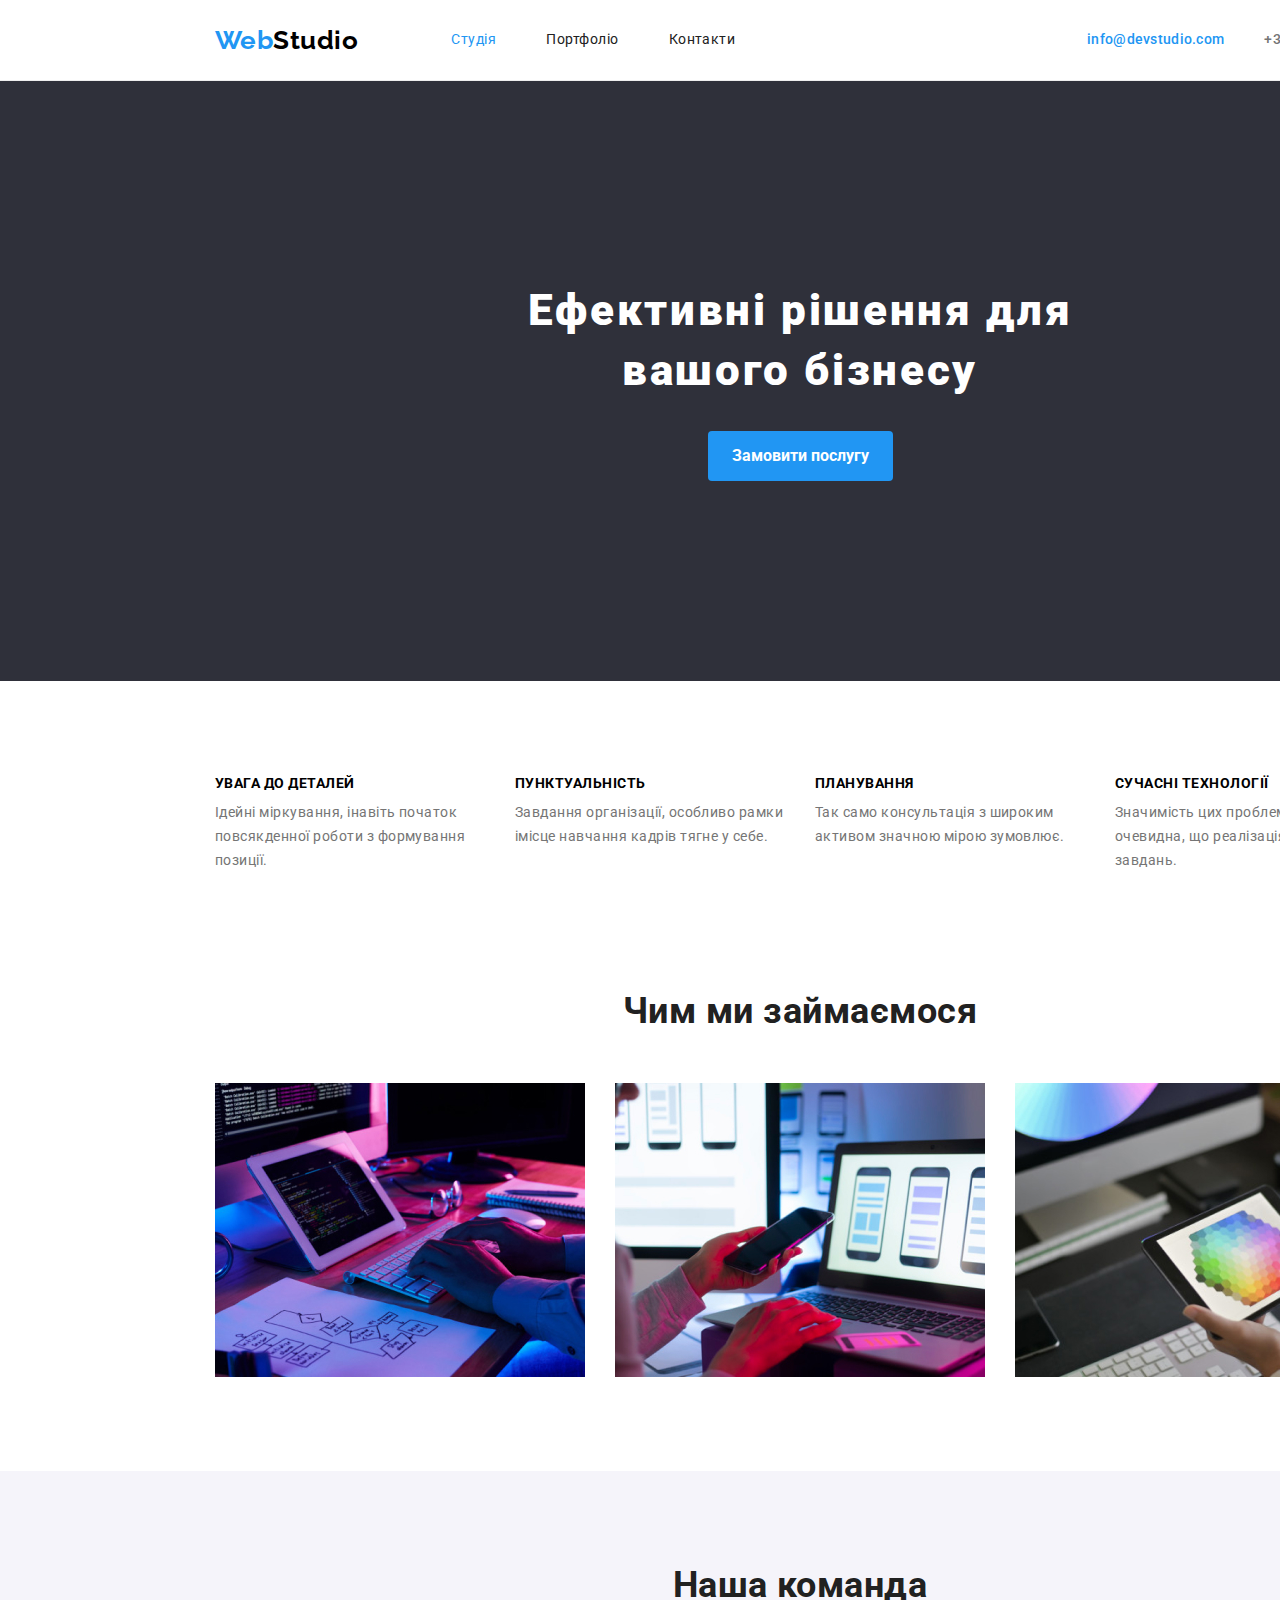
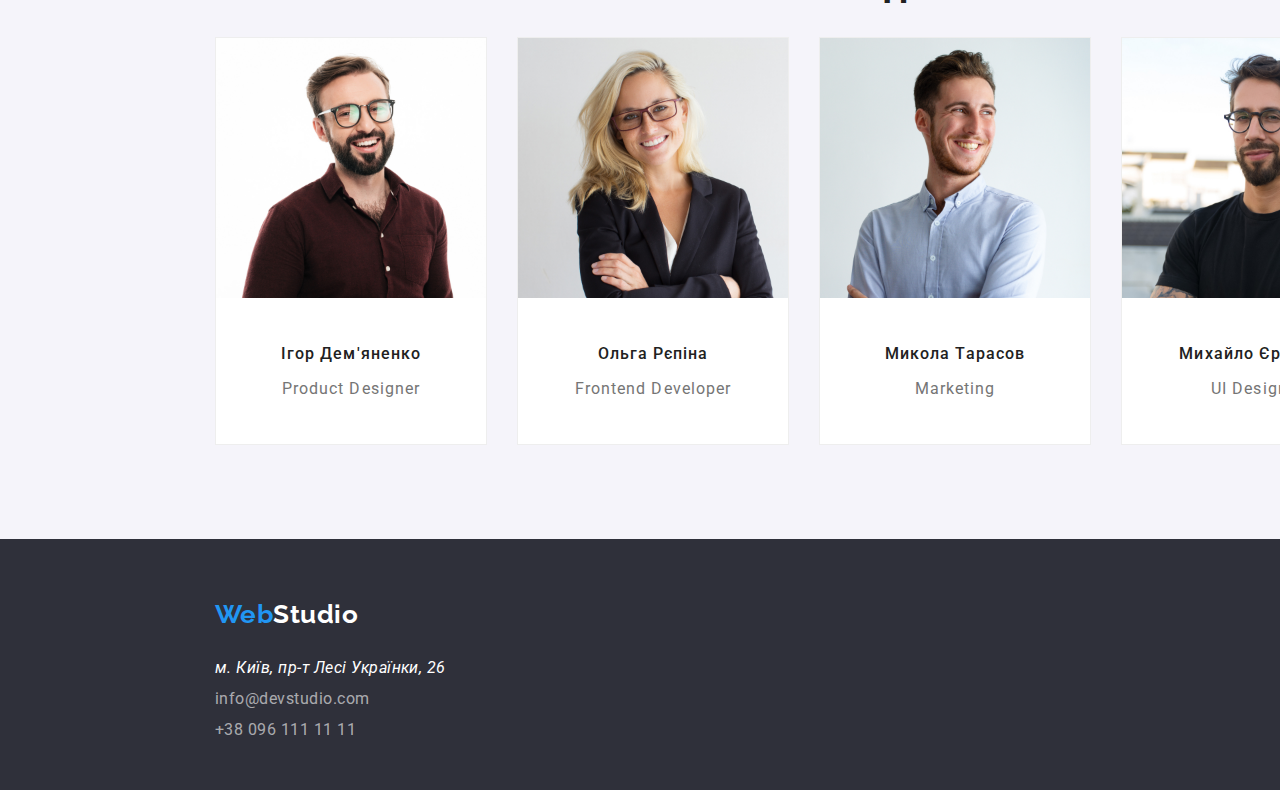
<file: index.html>
<!DOCTYPE html>
<html lang="en">
<head>
    <meta charset="UTF-8">
    <meta http-equiv="X-UA-Compatible" content="IE=edge">
    <meta name="viewport" content="width=device-width, initial-scale=1.0">
    <title>Document</title>
    <link rel="preconnect" href="https://fonts.googleapis.com">
<link rel="preconnect" href="https://fonts.gstatic.com" crossorigin>
<link href="https://fonts.googleapis.com/css2?family=Raleway:wght@700&family=Roboto:wght@400;500;700;900&display=swap" rel="stylesheet">
<link rel="stylesheet" href="https://cdn.jsdelivr.net/npm/modern-normalize@1.1.0/modern-normalize.min.css">
    <link rel="stylesheet" href="./css/styles.css">
</head>
<body>

    <header class="header">
    <div class="container-header main-nav">
        <a href="#" class="logo">
            Web<span class="studio">Studio</span>
        </a>
            <nav >
                <ul class=" site-nav list">
                    <li class="site-item"> <a href="./index.html" class="link navigation">Студія</a></li>
                    <li class="site-item"> <a href="./portfolio.html" class=" link site-title">Портфоліо</a></li>
                    <li class="site-item"> <a href="./index.html" class="link site-title">Контакти</a></li>
                </ul>
            </nav>
        <ul class="contact list">
            <li class="link"><a href="mailto:" class="mail">info@devstudio.com</a></li>
            <li class="link"><a href="tel:+" class="tel">+38 096 111 11 11</a></li>
        </ul>
    </div>
    </header>

    <main>
        <div>
            <section class="hero">
                <div class="container-hero">
                    <h1 class="hero-title">Ефективні рішення для <br> вашого бізнесу</h1>
                <button class="hero-list">Замовити послугу</button>
                </div>
                
            </section>
        </div>
        <section class="section">
            <div class="container">
                <ul class="futures list items">
                    <li>
                        <h3 class="title">УВАГА ДО ДЕТАЛЕЙ</h3>
                        <p class="desc">Ідейні міркування, інавіть початок повсякденної роботи з формування позиції.</p>
                    </li>
                    <li>
                        <h3 class="title">ПУНКТУАЛЬНІСТЬ</h3>
                        <p class="desc">Завдання організації, особливо рамки імісце навчання кадрів тягне у себе.</p>
                    </li>
                    <li>
                        <h3 class="title">ПЛАНУВАННЯ</h3>
                        <p class="desc">Так само консультація з широким активом значною мірою зумовлює.</p>
                    </li>
                    <li>
                        <h3 class="title">СУЧАСНІ ТЕХНОЛОГІЇ</h3>
                        <p class="desc desc-items">Значимість цих проблем настільки очевидна, що реалізація планових завдань.</p>
                    </li>
                </ul>
                <div class="section-list">
                    <ul class="list items">
                        <li>
                        <h2 class="heading">Чим ми займаємося</h2>
                        </li>
                        <div class="container"></div>
                        <li class="image-block">
                           <img class="image-title" src="./images/img.jpg" alt="робота за ноутбуком" width="370">
                           <img class="image-title" src="./images/img(1).jpg" alt="ноутбук на столі" width="370">
                           <img class="image-title" src="./images/img(2).jpg" alt="планшет в руках" width="370">
                        </li>
                   </ul>
                </div>
            </div> 
        </section>
       
        <section class="sidebar">
            <div class="side-container">
                <h2 class="section-title heading-sitebar">Наша команда</h2>
            </div>
            <div class="side-container">
                <ul class="sidebar-container list">
                    <li class="flex-title">
                        <div class="flex-thumb">
                            <img src="./images/img(0)(1).jpg" alt="продукт дезайнер" width="270">
                        </div>
                        <div class="flex-contant">
                            <h3 class="section-title">Ігор Дем'яненко</h3>
                            <p class="item">Product Designer</p>
                        </div>
                    </li>
                    <li class="flex-title">
                        <div class="flex-thumb">
                            <img src="./images/img(1)(1).jpg" alt="фронтенд розробник" width="270">
                        </div>
                        <div class="flex-contant">
                            <h3 class="section-title">Ольга Рєпіна</h3>
                        <p class="item">Frontend Developer</p>
                        </div>
                          
                    </li>
                    <li class="flex-title">
                        <div class="flex-thumb">
                            <img src="./images/img(2)(1).jpg" alt="маркетинг" width="270">
                        </div>
                        <div class="flex-contant">
                            <h3 class="section-title">Микола Тарасов</h3>
                            <p class="item">Marketing</p>
                        </div>
                    </li>
                    <li class="flex-title">
                        <div class="flex-thumb">
                            <img src="./images/img(3)(1).jpg" alt="юл дизайнер" width="270">
                        </div>
                        <div class="flex-contant">
                            <h3 class="section-title">Михайло Єрмаков</h3>
                            <p class="item">UI Designer</p>
                        </div>
                    </li>
                </ul>
            </div>        
        </section>
    </main>
    <footer class="footer">
        <div class="container-footer">
            <a href="#" class="headline logo">
                Web<span class="logo-title">Studio</span>
            </a>
            <address class="adress">м. Київ, пр-т Лесі Українки, 26</address>
            <ul class="contacts-footer list"> 
                <li><a href="mailto:" class="contacts">info@devstudio.com</a></li> 
            </ul>
            <ul class="contacts-footer list">
                <li><a href="tel:+" class="mailto contacts">+38 096 111 11 11</a></li>
            </ul>
        </div>
    </footer>
</body>
</html>
</file>
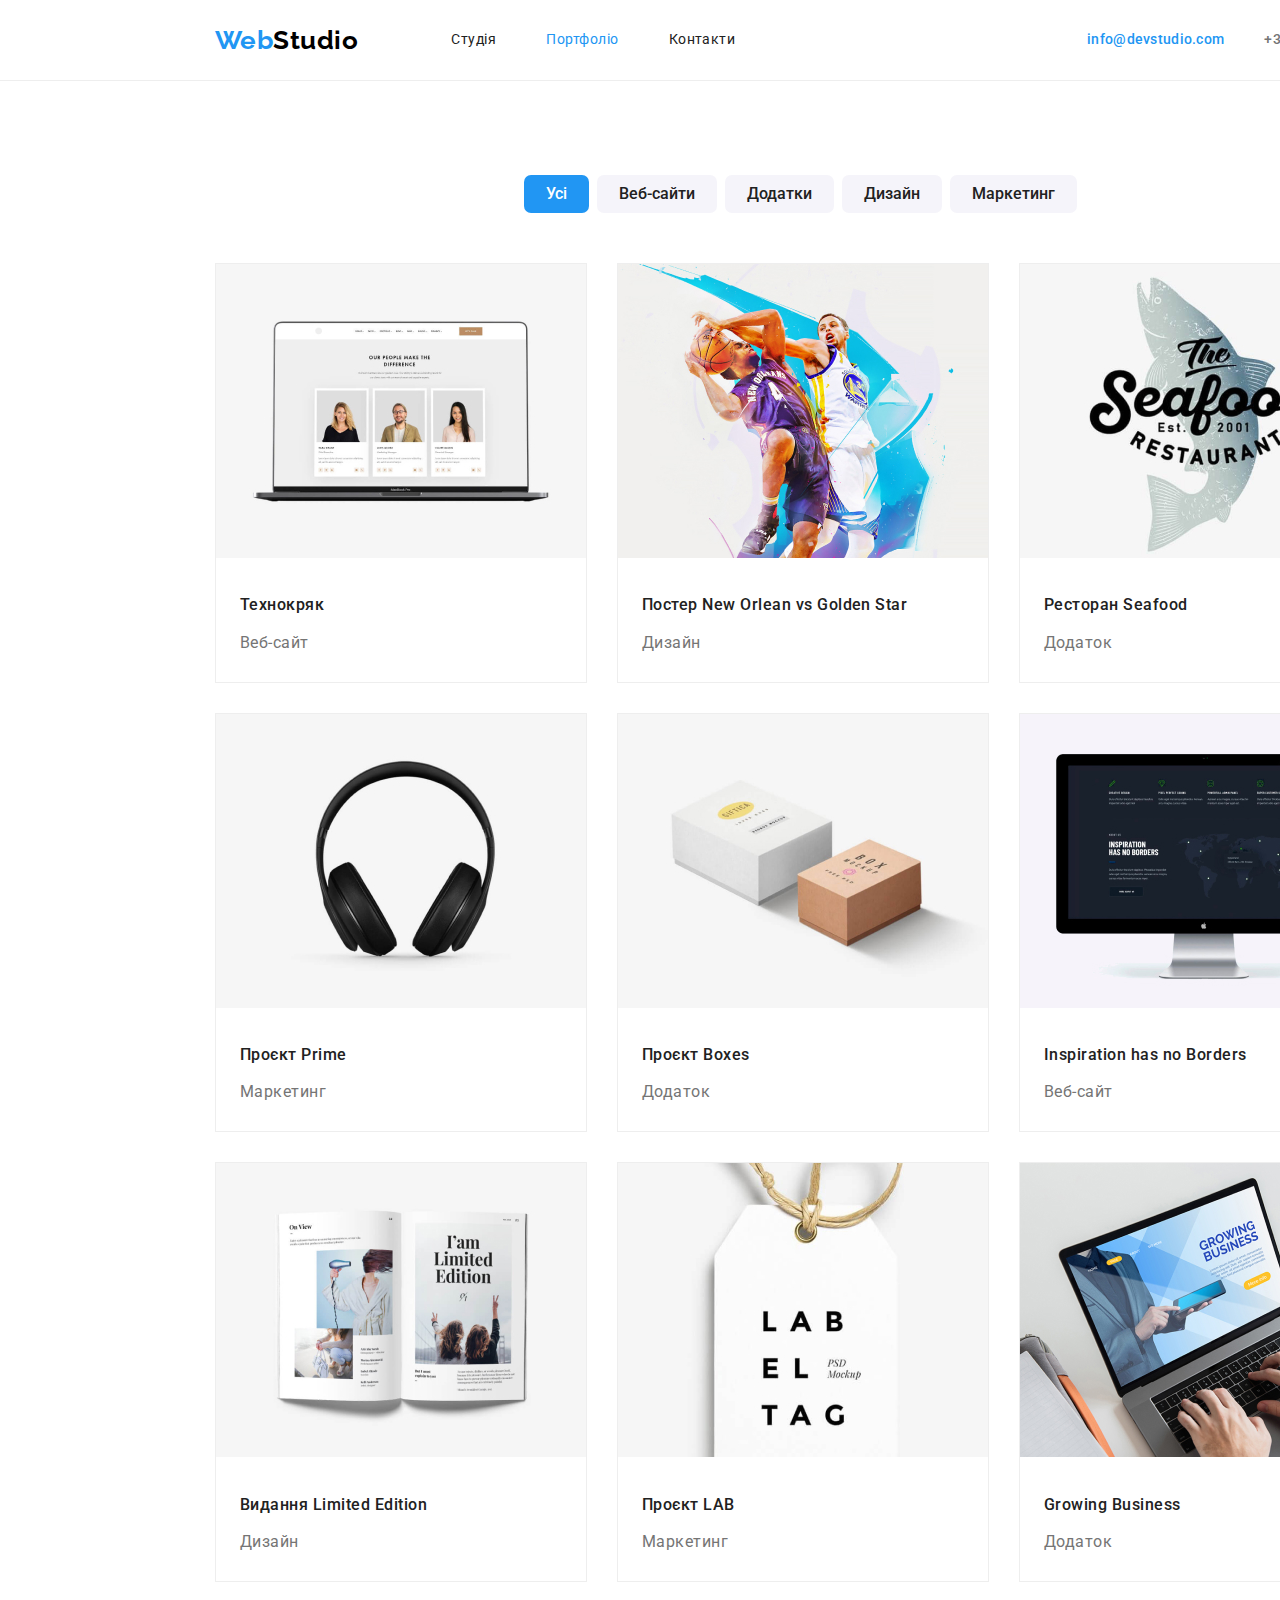
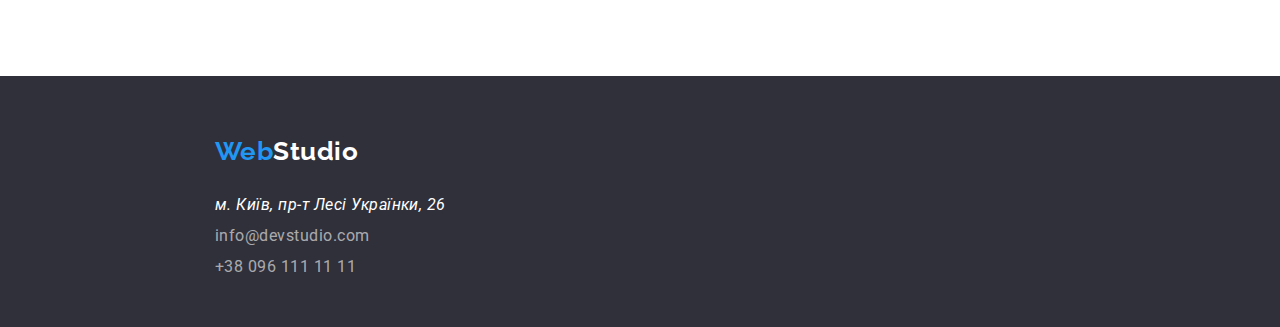
<file: portfolio.html>
<!DOCTYPE html>
<html lang="en">
<head>
    <meta charset="UTF-8">
    <meta http-equiv="X-UA-Compatible" content="IE=edge">
    <meta name="viewport" content="width=device-width, initial-scale=1.0">
    <title>Document</title>
    <link rel="preconnect" href="https://fonts.googleapis.com">
<link rel="preconnect" href="https://fonts.gstatic.com" crossorigin>
<link href="https://fonts.googleapis.com/css2?family=Raleway:wght@700&family=Roboto:wght@400;500;700;900&display=swap" rel="stylesheet">
<link rel="stylesheet" href="https://cdn.jsdelivr.net/npm/modern-normalize@1.1.0/modern-normalize.min.css">
<link rel="stylesheet" href="./css/styles.css">
</head>
<body>
    <header class="header">
        <div class=" container-header main-nav">
            <a href="#" class="logo">
                Web<span class="studio">Studio</span>
            </a>
                <nav>
                    <ul class="site-nav list">
                        <li class="site-item"> <a href="./portfolio.html" class="link site-title">Студія</a></li>
                        <li class="site-item"> <a href="./portfolio.html" class="link navigation">Портфоліо</a></li>
                        <li class="site-item"> <a href="./portfolio.html" class="link site-title">Контакти</a></li>
                    </ul>
                </nav>
            <ul class="contact list">
                <li class="link"><a href="mailto:" class="mail">info@devstudio.com</a></li>
                <li class="link"><a href="tel:+" class="tel">+38 096 111 11 11</a></li>
            </ul>
        </div>
    </header>

    <main>
        <section class="section-button">
            <div class="container">
                <ul class="list button">
                    <li class="button-"> <button type="button" class="primary-button button-title">Усі</button></li>
                    <li> <button type="button" class="button-title">Веб-сайти</button></li>
                    <li> <button type="button" class="button-title">Додатки</button></li>
                    <li> <button type="button" class="button-title">Дизайн</button></li>
                    <li> <button type="button" class="button-title">Маркетинг</button></li>
                </ul>
            </div>
        </section>
    <section class="section-flex">
        <div class="container">
            <ul class=" flex-container list">
                <li class="flex-section">
                    <div class="flex-thumb">
                        <img src="./images/img1.jpg" alt="екран ноутбука" width="370">
                    </div>
                        <div class="flex-contants">
                            <h2 class="section-title">Технокряк</h2>
                            <p class="text">Веб-сайт</p>
                        </div>
                        
                </li>
                <li class="flex-section">
                    <div class="flex-thumb">
                        <img src="./images/img2.jpg" alt="баскетболісти" width="370">
                    </div>
                    <div class="flex-contants">
                        <h2 class="section-title">Постер New Orlean vs Golden Star</h2>
                        <p class="text">Дизайн</p>
                    </div>
                        
                </li>
                <li class="flex-section">
                    <div class="flex-thumb">
                        <img src="./images/img3.jpg " alt="риба логотип ресторану" width="370">
                    </div>
                    <div class="flex-contants">
                        <h2 class="section-title">Ресторан Seafood</h2>
                        <p class="text">Додаток</p>
                    </div>
                        
                </li>
                <li class="flex-section">
                    <div class="flex-thumb">
                        <img src="./images/img4.jpg" alt="навушники" width="370">
                    </div>
                    <div class="flex-contants">
                        <h2 class="section-title">Проєкт Prime</h2>
                        <p class="text">Маркетинг</p>
                    </div>
                        
                </li>
                <li class="flex-section">
                    <div class="flex-thumb">
                        <img src="./images/img5.jpg" alt="коробки" width="370">
                    </div>
                    <div class="flex-contants">
                        <h2 class="section-title">Проєкт Boxes</h2>
                        <p class="text">Додаток</p>
                    </div>
                        
                </li>
                <li class="flex-section">
                    <div class="flex-thumb">
                        <img src="./images/img6.jpg" alt="монітор комп'ютера" width="370">
                    </div>
                    <div class="flex-contants">
                        <h2 class="section-title">Inspiration has no Borders</h2>
                        <p class="text">Веб-сайт</p>
                    </div>
                        
                </li>
                <li class="flex-section">
                    <div class="flex-thumb">
                        <img src="./images/img7.jpg" alt="журнал" width="370">
                    </div>
                    <div class="flex-contants">
                        <h2 class="section-title">Видання Limited Edition</h2>
                        <p class="text">Дизайн</p>
                    </div>
                        
                </li>
                <li class="flex-section">
                    <div class="flex-thumb">
                        <img src="./images/img8.jpg" alt="єтикетка" width="370">
                    </div>
                    <div class="flex-contants">
                        <h2 class="section-title">Проєкт LAB</h2>
                        <p class="text">Маркетинг</p>
                    </div>
                        
                </li>
                <li class="flex-section">
                    <div class="flex-thumb">
                        <img src="./images/img9.jpg" alt="робота за ноутбуком" width="370">
                    </div>
                    <div class="flex-contants">
                        <h2 class="section-title">Growing Business</h2>
                        <p class="text">Додаток</p>
                    </div>
                        
                </li>
            </ul> 
        </div>
    </section>
        
    </main>

    <footer class="footer">
        <div class="container-footer">
            <a href="#" class="headline logo">
                Web<span class="logo-title">Studio</span>
            </a>
            <address class="adress">м. Київ, пр-т Лесі Українки, 26</address>
            <ul class="contacts-footer list"> 
                <li><a href="mailto:" class="contacts">info@devstudio.com</a></li> 
            </ul>
            <ul class="contacts-footer list">
                <li><a href="tel:+" class="mailto contacts">+38 096 111 11 11</a></li>
            </ul>
        </div>
    </footer>
</body>
</html>
</file>
<file: css/styles.css>
:root{
    --primery-text-color:#757575;
    --title-text-color:#000000;
    --accent-text-color:#2196F3;
    --primary-white-color:#FFFFFF;
    --primery-button-color:#212121;
}

body {
    margin: 0;
    font-family: roboto, sans-serif;
    background-color:var(--primary-white-color);
    color: var(--primery-text-color);
    letter-spacing: 0.03em;
/* хедер */
}
.container-header{
    width: 1200px;
    padding-left: 15px;
    padding-right: 15px;
    margin-left: auto;
    margin-right: auto; 
    background-color: #FFFFFF;
}
.header{
    width: 1600px;
    background-color:#FFFFF;
    margin-left: auto;
    margin-right: auto;
    border-bottom: 1px solid #eeeeee;
}
.list{
    padding: 0;
    margin: 0;
    list-style: none;
}
.logo{
    color: var(--accent-text-color);
    font-family: 'Raleway';
    font-weight: 700;
    font-size: 26px;
    line-height: 1.19;
    text-decoration: none;
}
.studio{
    color: var(--title-text-color);
}
.main-nav{
    display: flex;
    align-items: center;
}
.contact{
    display: flex;
    margin-left: auto;
    font-weight: 500;
    font-size: 14px;
    line-height: 1.14;
    letter-spacing: 0.02em;
}
.contact .link + .link{
    margin-left: 40px; 
}

.site-nav{
    display: flex;
    margin-left: 93px;
}

.site-nav .site-item + .site-item{
margin-left: 50px;
}
.site-nav .link{
    display: block;
    padding-top: 32px;
    padding-bottom: 32px;
    font-size: 14px;
    Line-height: 1.14;
}

.navigation{
    color: var(--accent-text-color);
    text-decoration: none;
}
.site-title{
    color: var(--primery-button-color);
    text-decoration: none;
}
.mail{
    color: var(--accent-text-color);
    text-decoration: none;
}

.tel{
    color: var(--primery-text-color);
    text-decoration: none;
}
/* main */
.container{
    width: 1200px;
    padding-left: 15px;
    padding-right: 15px;
    margin-left: auto;
    margin-right: auto; 
    background-color: var(--primary-white-color);
}
.side-container{
    width: 1200px;
    padding-left: 15px;
    padding-right: 15px;
    margin-left: auto;
    margin-right: auto; 
    background-color: #F5F4FA;
}

.section{
    width: 1600px;
    margin-left: auto;
    margin-right: auto;
    padding-top: 94px;
    padding-bottom: 94px;
}
img{
    display: block;
    margin: 0;
}
.section-button{
    width: 1600px;
    margin-left: auto;
    margin-right: auto;
    padding-top: 94px;
    background-color: var(--primary-white-color);
}

.button{
    height: 38px;
    display: flex;
    align-items: center;
    justify-content: center;
    background-color: var(--primary-white-color);
    margin-left: auto;
    margin-right: auto;

}
.button-title{
    margin-left: 8px;
    font-family: inherit;
    padding: 6px 22px;
    color: var(--primery-button-color);
    background-color: #F5F4FA;
    font-weight: 500;
    font-size: 16px;
    line-height: 1.63;
    align-items: center;
    text-align: center;
    border-radius: 7px;
    border: none;
    
}
.button .primary-button{
    margin-left: 0;
    color: var(--primary-white-color);
    background-color: var(--accent-text-color);
}
.section-title{
    color: #212121;
    background-color: var(--primary-white-color) ;
    font-weight: 500;
    font-size: 16px;
    line-height: 1.19;
}
.heading{
    color: var(--primery-button-color) ;
    margin-top: 0;
    margin-bottom: 0;
    font-weight: 700;
    font-size: 36px;
    line-height: 1.16;
    text-align: center;
}
.heading-sitebar{
    color: var(--primery-button-color) ;
    background-color: #F5F4FA;
    margin-top: 0;
    margin-bottom: 0;
    font-weight: 700;
    font-size: 36px;
    line-height: 1.16;
    text-align: center;
}
.section-flex{
    width: 1600px;
    margin-left: auto;
    margin-right: auto;
    padding-top: 50px;
    padding-bottom: 94px;
    background-color: var(--primary-white-color);
}
.flex-container{
    padding: 0;
    margin-right: -10px;
    list-style: none;
    display: flex;
    flex-wrap: wrap
}
.sidebar-container{
    padding: 0;
    margin-right: -10px;
    list-style: none;
    display: flex;
    flex-wrap: wrap;
    background-color: #F5F4FA;
}
.flex-section{
    margin-left: 30px;
    margin-top: 30px;
    border: 1px solid #eeeeee;
}
.flex-section:nth-child(-n+3){
    margin-top: 0;
}
.flex-contants{
    margin: 0;
    padding: 24px;
    background-color: var(--primary-white-color);
}

.flex-title{
    margin-left: 30px;
    margin-top: 30px;
    font-weight: 700;
    font-size: 18px;
    line-height: 2;
    letter-spacing: 0.06em;
    border: 1px solid #eeeeee;
}

.flex-section:nth-child(3n + 1){
    margin-left: 0px;
}
.flex-title:first-child{
    margin-left: 0;
}
.flex-contant{
    margin: 0;
    padding: 30px;
    background-color: var(--primary-white-color);
    text-align: center;
}
.sidebar{
    width: 1600px;
    margin-left: auto;
    margin-right: auto;
    padding-top: 94px;
    padding-bottom: 94px;
    background: #F5F4FA;
}
.container-hero{
    width: 1200px;
    padding-left: 15px;
    padding-right: 15px;
    margin-left: auto;
    margin-right: auto;
}
.hero{
    width: 1600px;
    height: 600px;
    margin-left: auto;
    margin-right: auto;
    padding-top: 94px;
    padding-bottom: 94px;
    background-color: #2F303A;
    text-align: center;
}

.hero .hero-title{
    color: var(--primary-white-color);
    margin-top: 106px;
    margin-bottom: 30px;
    letter-spacing: 0.06em;
    font-weight: 900;
    font-size: 44px;
    line-height: 1.36;
    text-align: center;
  
}
.hero-list{
    padding: 10px 24px;
    font-family: inherit;
    font-weight: 700;
    font-size: 16px;
    line-height: 1.88;
    text-align: center;
    color: var(--primary-white-color);
    background-color: var(--accent-text-color);
    border-radius: 4px;
    border: none;
}

.image-block{
    display: flex;
    flex-basis: calc((100% / 3) - 20px);
}
.image-title{
    margin-top: 50px;
}
.image-block .image-title + .image-title{
    margin-left: 30px;
}

.item{
    margin-top: 0;
    font-weight: 400;
    font-size: 16px;
    line-height: 1.19;
    color:var(--primery-text-color);
}

.text{
    margin: 0;
    color: var(--primery-text-color);
    font-weight: 400;
    font-size: 16px;
    line-height: 1.88;
}
.futures{
    display: flex;
}
.futures .title{
    width: 270px;
    color: var(--title-text-color);
    margin-top: 0;
    margin-bottom: 10px;
    font-weight: 700;
    font-size: 14px;
    line-height: 1.17;
}

.desc{
    width: 270px;
    height: 72px;
    margin-right:30px;
    margin-top: 0;
    margin-bottom: 118px;
    font-weight: 400;
    font-size: 14px;
    line-height: 1.71;
}
.desc-items{
    margin-right: 0;
}

/* футер */
.container-footer{
    width: 1200px;
    padding-left: 15px;
    padding-right: 15px;
    padding-top: 60px;
    margin-left: auto;
    margin-right: auto; 
}
.footer{
    width: 1600px;
    height: 251px;
    margin-left: auto;
    margin-right: auto;
    background: #2F303A;
    
}

.logo-title{
    color: var(--primary-white-color);
}
.adress{
    padding-top: 28px;
    color: var(--primary-white-color);
    font-weight: 400;
    font-size: 16px;
    line-height: 1.19;
    text-decoration: none;
}

.contacts{
    color: rgba(255, 255, 255, 0.6);
    font-weight: 400;
    font-size: 16px;
    line-height: 1.19;
    text-decoration: none;
}

.contacts-footer{
    padding-top: 12px;
}
</file>
